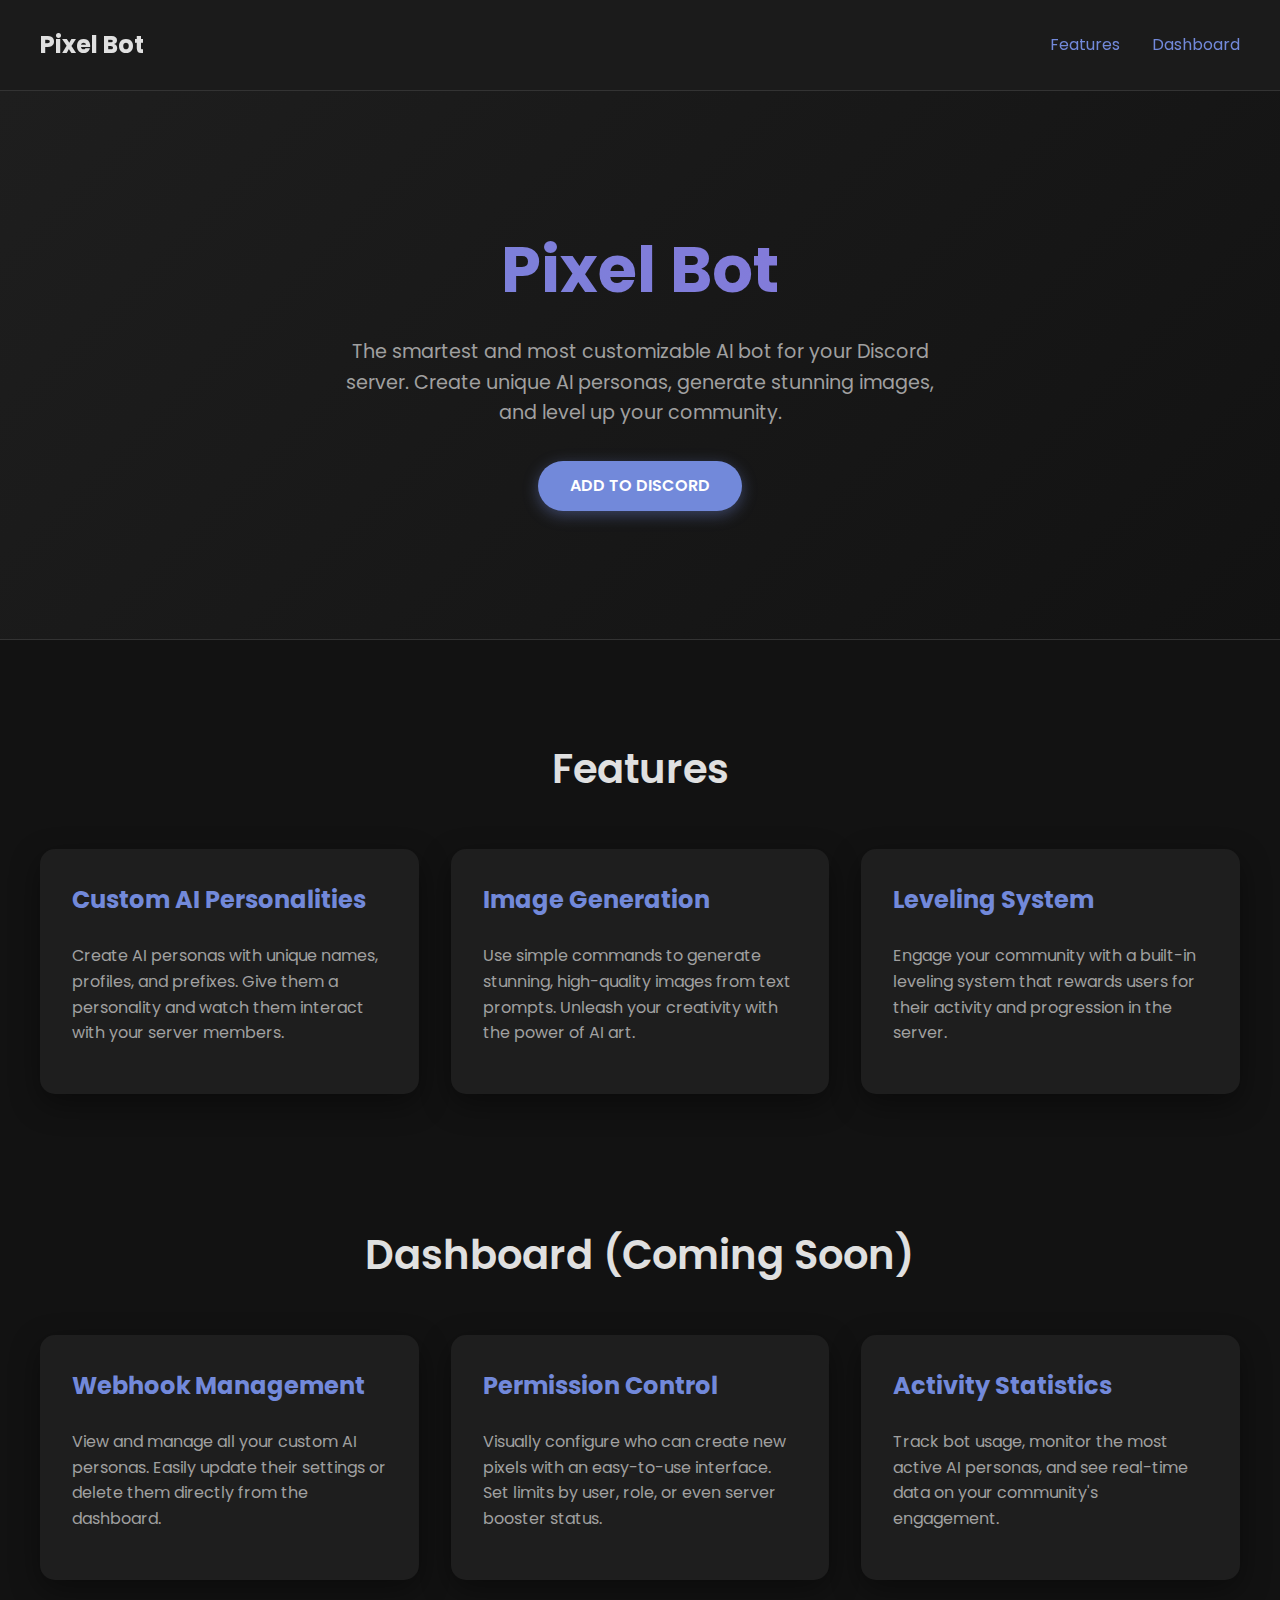
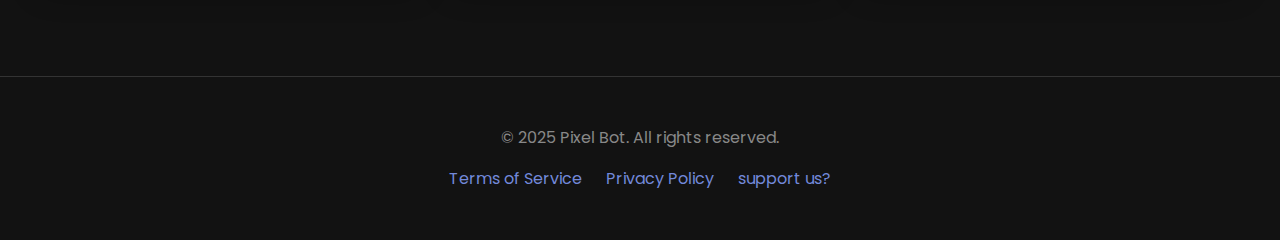
<file: index.html>
<!DOCTYPE html>
<html lang="en">
<head>
    <meta charset="UTF-8">
    <meta name="viewport" content="width=device-width, initial-scale=1.0">
    <title>Pixel Bot Dashboard</title>
    <link rel="stylesheet" href="style.css">
</head>
<body>

    <!-- Loader Container -->
    <div class="loader-container" id="loader">
        <div class="loader"></div>
    </div>

    <header>
        <div class="navbar container">
            <div class="logo">Pixel Bot</div>
            <ul class="nav-links">
                <li><a href="#features">Features</a></li>
                <li><a href="#dashboard">Dashboard</a></li>
            </ul>
        </div>
    </header>

    <section class="hero">
        <h1>Pixel Bot</h1>
        <p>The smartest and most customizable AI bot for your Discord server. Create unique AI personas, generate stunning images, and level up your community.</p>
        <a href="https://discord.com/oauth2/authorize?client_id=1409207271224901642&permissions=605666556890992&integration_type=0&scope=bot+applications.commands" class="btn btn-primary" target="_blank">Add to Discord</a>
    </section>

    <section id="features" class="dashboard-features container">
        <h2 class="section-title">Features</h2>
        <div class="feature-grid">
            <div class="feature-card">
                <h3>Custom AI Personalities</h3>
                <p>Create AI personas with unique names, profiles, and prefixes. Give them a personality and watch them interact with your server members.</p>
            </div>
            <div class="feature-card">
                <h3>Image Generation</h3>
                <p>Use simple commands to generate stunning, high-quality images from text prompts. Unleash your creativity with the power of AI art.</p>
            </div>
            <div class="feature-card">
                <h3>Leveling System</h3>
                <p>Engage your community with a built-in leveling system that rewards users for their activity and progression in the server.</p>
            </div>
        </div>
    </section>

    <section id="dashboard" class="dashboard-features container">
        <h2 class="section-title">Dashboard (Coming Soon)</h2>
        <div class="feature-grid">
            <div class="feature-card">
                <h3>Webhook Management</h3>
                <p>View and manage all your custom AI personas. Easily update their settings or delete them directly from the dashboard.</p>
            </div>
            <div class="feature-card">
                <h3>Permission Control</h3>
                <p>Visually configure who can create new pixels with an easy-to-use interface. Set limits by user, role, or even server booster status.</p>
            </div>
            <div class="feature-card">
                <h3>Activity Statistics</h3>
                <p>Track bot usage, monitor the most active AI personas, and see real-time data on your community's engagement.</p>
            </div>
        </div>
    </section>

    <footer>
        <p>&copy; 2025 Pixel Bot. All rights reserved.</p>
        <ul class="footer-links">
            <li><a href="tos.html">Terms of Service</a></li>
            <li><a href="privacy_policy.html">Privacy Policy</a></li>
            <li><a href="https://www.patreon.com/WeAreAllplay">support us?</a></li>
        </ul>
    </footer>

    <script src="script.js"></script>
</body>
</html>
</file>
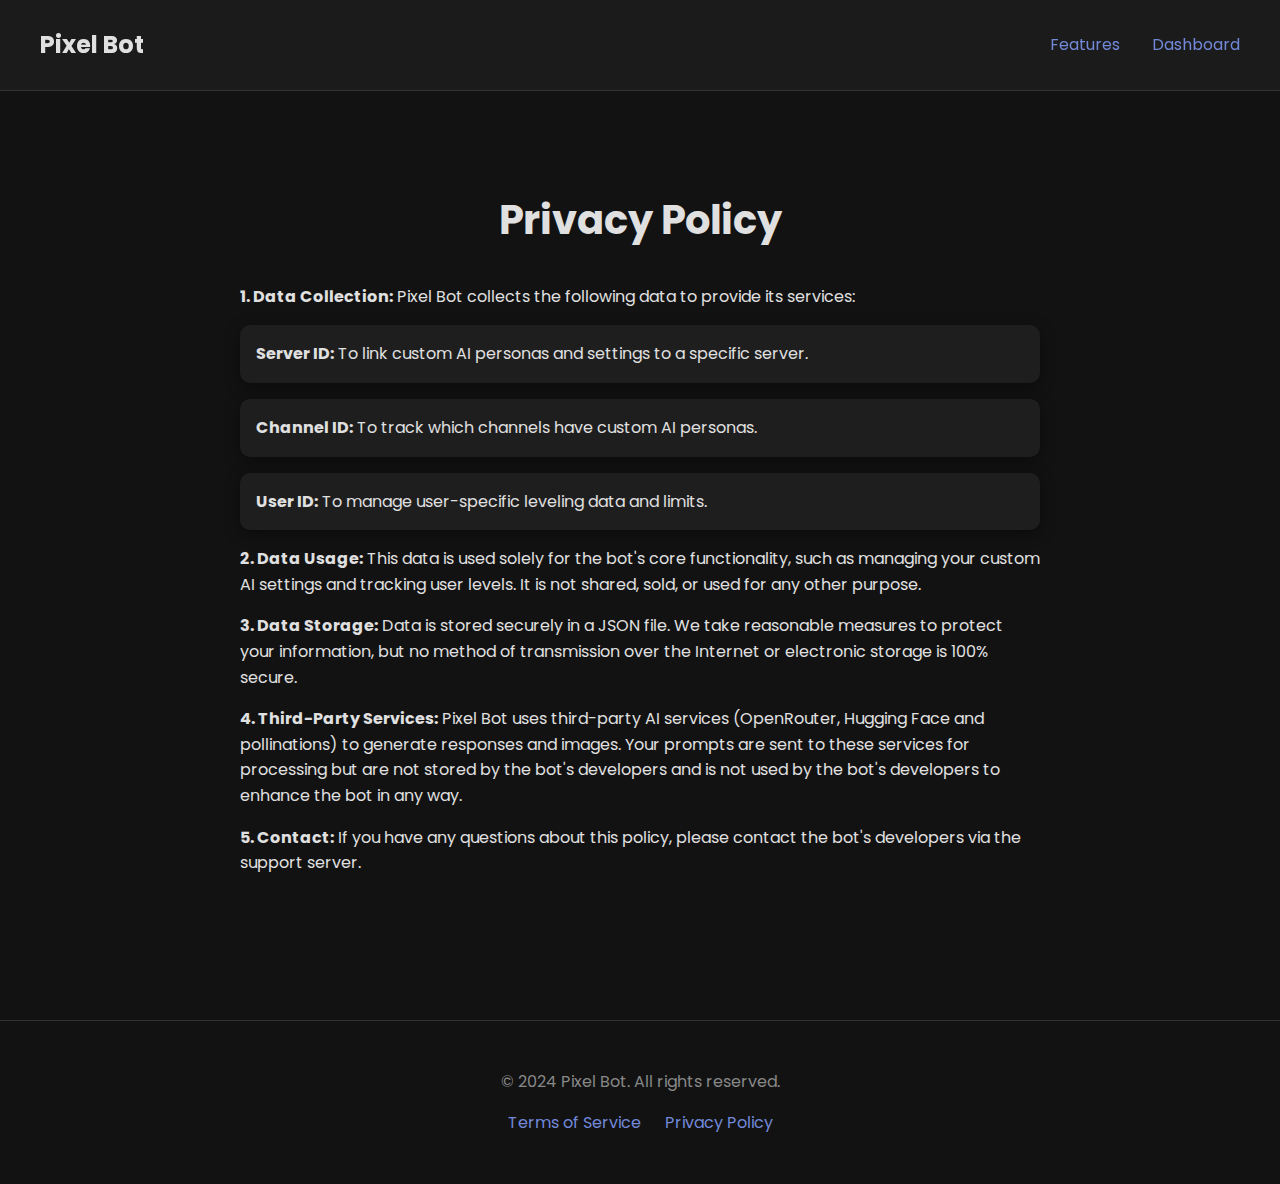
<file: privacy_policy.html>
<!DOCTYPE html>
<html lang="en">
<head>
    <meta charset="UTF-8">
    <meta name="viewport" content="width=device-width, initial-scale=1.0">
    <title>Pixel Bot - Privacy Policy</title>
    <link rel="stylesheet" href="style.css">
</head>
<body>

    <header>
        <div class="navbar container">
            <div class="logo">Pixel Bot</div>
            <ul class="nav-links">
                <li><a href="index.html#features">Features</a></li>
                <li><a href="index.html#dashboard">Dashboard</a></li>
            </ul>
        </div>
    </header>

    <section class="policy-page container">
        <h2>Privacy Policy</h2>
        <p><strong>1. Data Collection:</strong> Pixel Bot collects the following data to provide its services:</p>
        <ul>
            <li><strong>Server ID:</strong> To link custom AI personas and settings to a specific server.</li>
            <li><strong>Channel ID:</strong> To track which channels have custom AI personas.</li>
            <li><strong>User ID:</strong> To manage user-specific leveling data and limits.</li>
        </ul>
        <p><strong>2. Data Usage:</strong> This data is used solely for the bot's core functionality, such as managing your custom AI settings and tracking user levels. It is not shared, sold, or used for any other purpose.</p>
        <p><strong>3. Data Storage:</strong> Data is stored securely in a JSON file. We take reasonable measures to protect your information, but no method of transmission over the Internet or electronic storage is 100% secure.</p>
        <p><strong>4. Third-Party Services:</strong> Pixel Bot uses third-party AI services (OpenRouter, Hugging Face and pollinations) to generate responses and images. Your prompts are sent to these services for processing but are not stored by the bot's developers and is not used by the bot's developers to enhance the bot in any way.</p>
        <p><strong>5. Contact:</strong> If you have any questions about this policy, please contact the bot's developers via the support server.</p>
    </section>

    <footer>
        <p>&copy; 2024 Pixel Bot. All rights reserved.</p>
        <ul class="footer-links">
            <li><a href="tos.html">Terms of Service</a></li>
            <li><a href="privacy_policy.html">Privacy Policy</a></li>
        </ul>
    </footer>

</body>
</html>
</file>
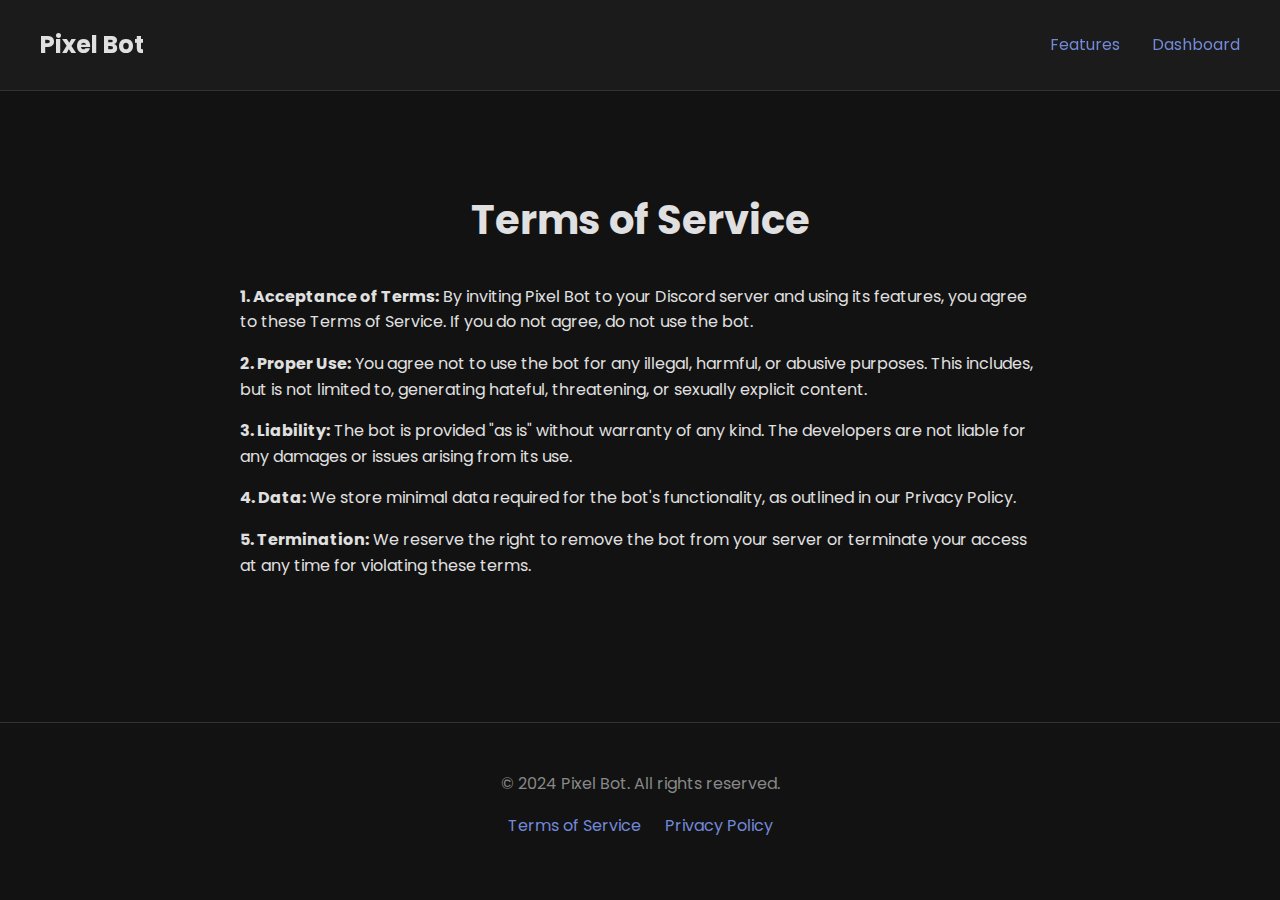
<file: tos.html>
<!DOCTYPE html>
<html lang="en">
<head>
    <meta charset="UTF-8">
    <meta name="viewport" content="width=device-width, initial-scale=1.0">
    <title>Pixel Bot - Terms of Service</title>
    <link rel="stylesheet" href="style.css">
</head>
<body>

    <header>
        <div class="navbar container">
            <div class="logo">Pixel Bot</div>
            <ul class="nav-links">
                <li><a href="index.html#features">Features</a></li>
                <li><a href="index.html#dashboard">Dashboard</a></li>
            </ul>
        </div>
    </header>

    <section class="policy-page container">
        <h2>Terms of Service</h2>
        <p><strong>1. Acceptance of Terms:</strong> By inviting Pixel Bot to your Discord server and using its features, you agree to these Terms of Service. If you do not agree, do not use the bot.</p>
        <p><strong>2. Proper Use:</strong> You agree not to use the bot for any illegal, harmful, or abusive purposes. This includes, but is not limited to, generating hateful, threatening, or sexually explicit content.</p>
        <p><strong>3. Liability:</strong> The bot is provided "as is" without warranty of any kind. The developers are not liable for any damages or issues arising from its use.</p>
        <p><strong>4. Data:</strong> We store minimal data required for the bot's functionality, as outlined in our Privacy Policy.</p>
        <p><strong>5. Termination:</strong> We reserve the right to remove the bot from your server or terminate your access at any time for violating these terms.</p>
    </section>

    <footer>
        <p>&copy; 2024 Pixel Bot. All rights reserved.</p>
        <ul class="footer-links">
            <li><a href="tos.html">Terms of Service</a></li>
            <li><a href="privacy_policy.html">Privacy Policy</a></li>
        </ul>
    </footer>

</body>
</html>
</file>
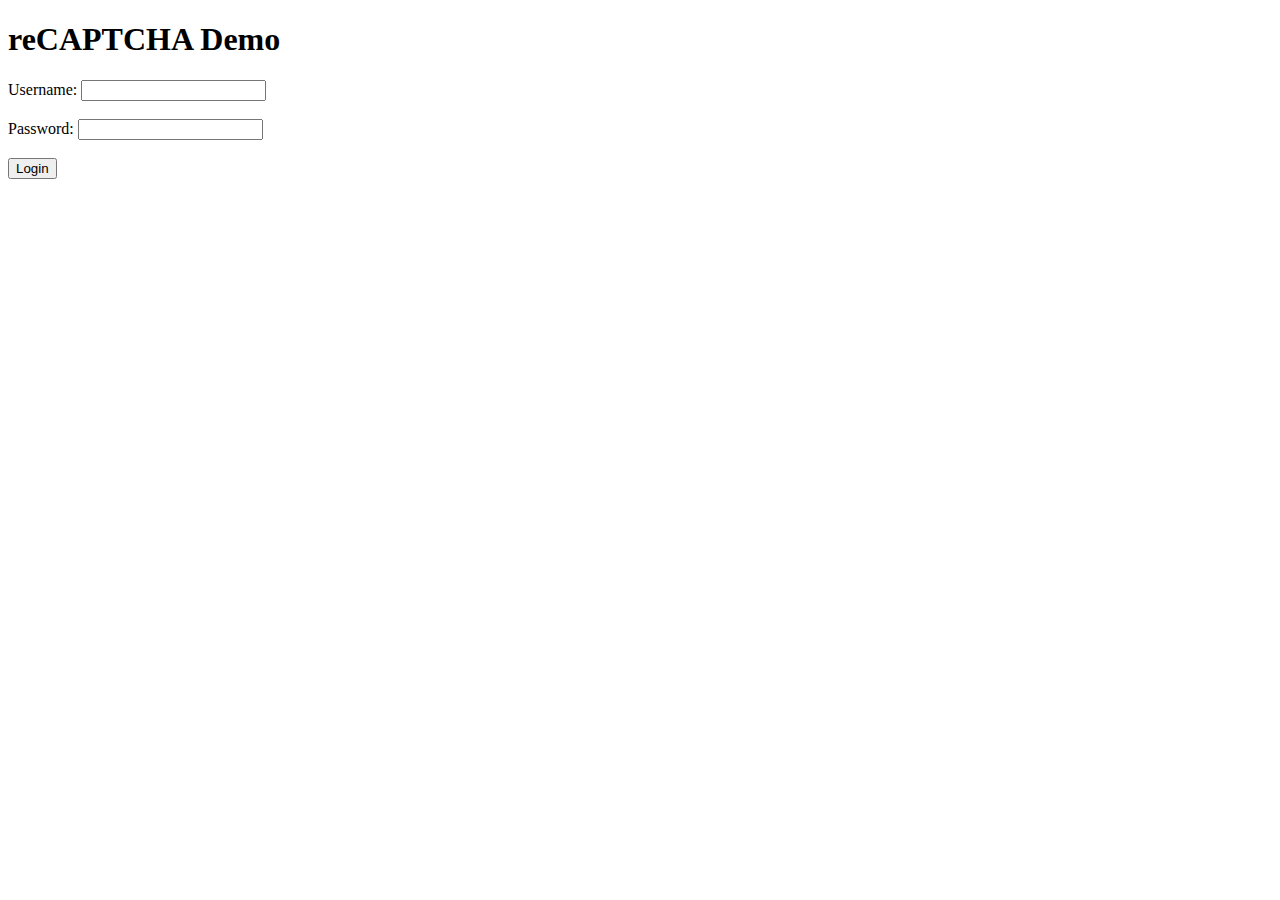
<file: verify.html>
<!DOCTYPE html>
<html>
<head>
  <title>reCAPCTHA</title>
  <script src="https://www.google.com/recaptcha/enterprise.js?render=6LcBZLUrAAAAAJketOM4BU_CFIfHTC4xn_xcusqD"></script>
</head>
<body>

  <h1>reCAPTCHA Demo</h1>

  <form action="/login" method="POST">
    <label for="username">Username:</label>
    <input type="text" id="username" name="username"><br><br>
    
    <label for="password">Password:</label>
    <input type="password" id="password" name="password"><br><br>
    
    <button type="submit" onclick="onClick(event)">Login</button>
  </form>

  <script>
    function onClick(e) {
      e.preventDefault();
      grecaptcha.enterprise.ready(async () => {
        const token = await grecaptcha.enterprise.execute('6LcBZLUrAAAAAJketOM4BU_CFIfHTC4xn_xcusqD', {action: '
          
        console.log('reCAPTCHA token:', token);
      });
    }
  </script>

</body>
</html>
</file>
<file: style.css>
@import url('https://fonts.googleapis.com/css2?family=Poppins:wght@300;400;600;700&display=swap');

:root {
    --bg-color: #121212;
    --card-bg: #1e1e1e;
    --text-color: #e0e0e0;
    --accent-color: #7289da;
    --shadow-color: rgba(0, 0, 0, 0.4);
}

body {
    font-family: 'Poppins', sans-serif;
    background-color: var(--bg-color);
    color: var(--text-color);
    margin: 0;
    padding: 0;
    line-height: 1.6;
}

a {
    color: var(--accent-color);
    text-decoration: none;
    transition: color 0.3s ease;
}

a:hover {
    color: #5b6eae;
}

.container {
    max-width: 1200px;
    margin: 0 auto;
    padding: 2rem;
}

/* --- Header & Navigation --- */
header {
    background: rgba(30, 30, 30, 0.8);
    backdrop-filter: blur(10px);
    position: sticky;
    top: 0;
    z-index: 1000;
    border-bottom: 1px solid #333;
}

.navbar {
    display: flex;
    justify-content: space-between;
    align-items: center;
    padding: 1rem 2rem;
}

.logo {
    font-weight: 700;
    font-size: 1.5rem;
    color: var(--text-color);
}

.nav-links {
    list-style: none;
    display: flex;
    gap: 2rem;
}

/* --- Hero Section --- */
.hero {
    text-align: center;
    padding: 8rem 2rem;
    background: linear-gradient(135deg, #1e1e1e, #121212);
    border-bottom: 1px solid #333;
}

.hero h1 {
    font-size: 4rem;
    font-weight: 700;
    margin: 0 0 1rem;
    background: linear-gradient(45deg, var(--accent-color), #8d72da);
    -webkit-background-clip: text;
    -webkit-text-fill-color: transparent;
}

.hero p {
    font-size: 1.2rem;
    max-width: 600px;
    margin: 0 auto 2rem;
    color: #a0a0a0;
}

.btn {
    display: inline-block;
    padding: 0.75rem 2rem;
    border-radius: 50px;
    font-weight: 600;
    transition: all 0.3s ease;
    text-transform: uppercase;
}

.btn-primary {
    background-color: var(--accent-color);
    color: white;
    box-shadow: 0 4px 15px rgba(114, 137, 218, 0.4);
}

.btn-primary:hover {
    background-color: #5b6eae;
    transform: translateY(-3px);
    box-shadow: 0 6px 20px rgba(114, 137, 218, 0.6);
}

/* --- Dashboard Sections --- */
.dashboard-features {
    padding-top: 4rem;
}

.section-title {
    text-align: center;
    font-size: 2.5rem;
    margin-bottom: 3rem;
    font-weight: 600;
    color: var(--text-color);
}

.feature-grid {
    display: grid;
    grid-template-columns: repeat(auto-fit, minmax(300px, 1fr));
    gap: 2rem;
}

.feature-card {
    background-color: var(--card-bg);
    border-radius: 15px;
    padding: 2rem;
    box-shadow: 0 10px 30px var(--shadow-color);
    transition: transform 0.3s ease, box-shadow 0.3s ease;
}

.feature-card:hover {
    transform: translateY(-10px);
    box-shadow: 0 15px 40px rgba(114, 137, 218, 0.2);
}

.feature-card h3 {
    font-size: 1.5rem;
    margin-top: 0;
    color: var(--accent-color);
}

.feature-card p {
    font-size: 1rem;
    color: #a0a0a0;
}

/* --- Policy Pages --- */
.policy-page {
    padding-top: 4rem;
    padding-bottom: 4rem;
    max-width: 800px;
    margin: 0 auto;
}

.policy-page h2 {
    text-align: center;
    font-size: 2.5rem;
    margin-bottom: 2rem;
    color: var(--text-color);
}

.policy-page p {
    font-size: 1rem;
    color: #e0e0e0;
}

.policy-page ul {
    list-style-type: none;
    padding-left: 0;
}

.policy-page ul li {
    background: var(--card-bg);
    padding: 1rem;
    border-radius: 10px;
    margin-bottom: 1rem;
    box-shadow: 0 4px 15px var(--shadow-color);
}

/* --- Footer --- */
footer {
    text-align: center;
    padding: 2rem;
    border-top: 1px solid #333;
    margin-top: 4rem;
    color: #888;
}

.footer-links {
    list-style: none;
    padding: 0;
    display: flex;
    justify-content: center;
    gap: 1.5rem;
    margin-top: 1rem;
}
</file>
